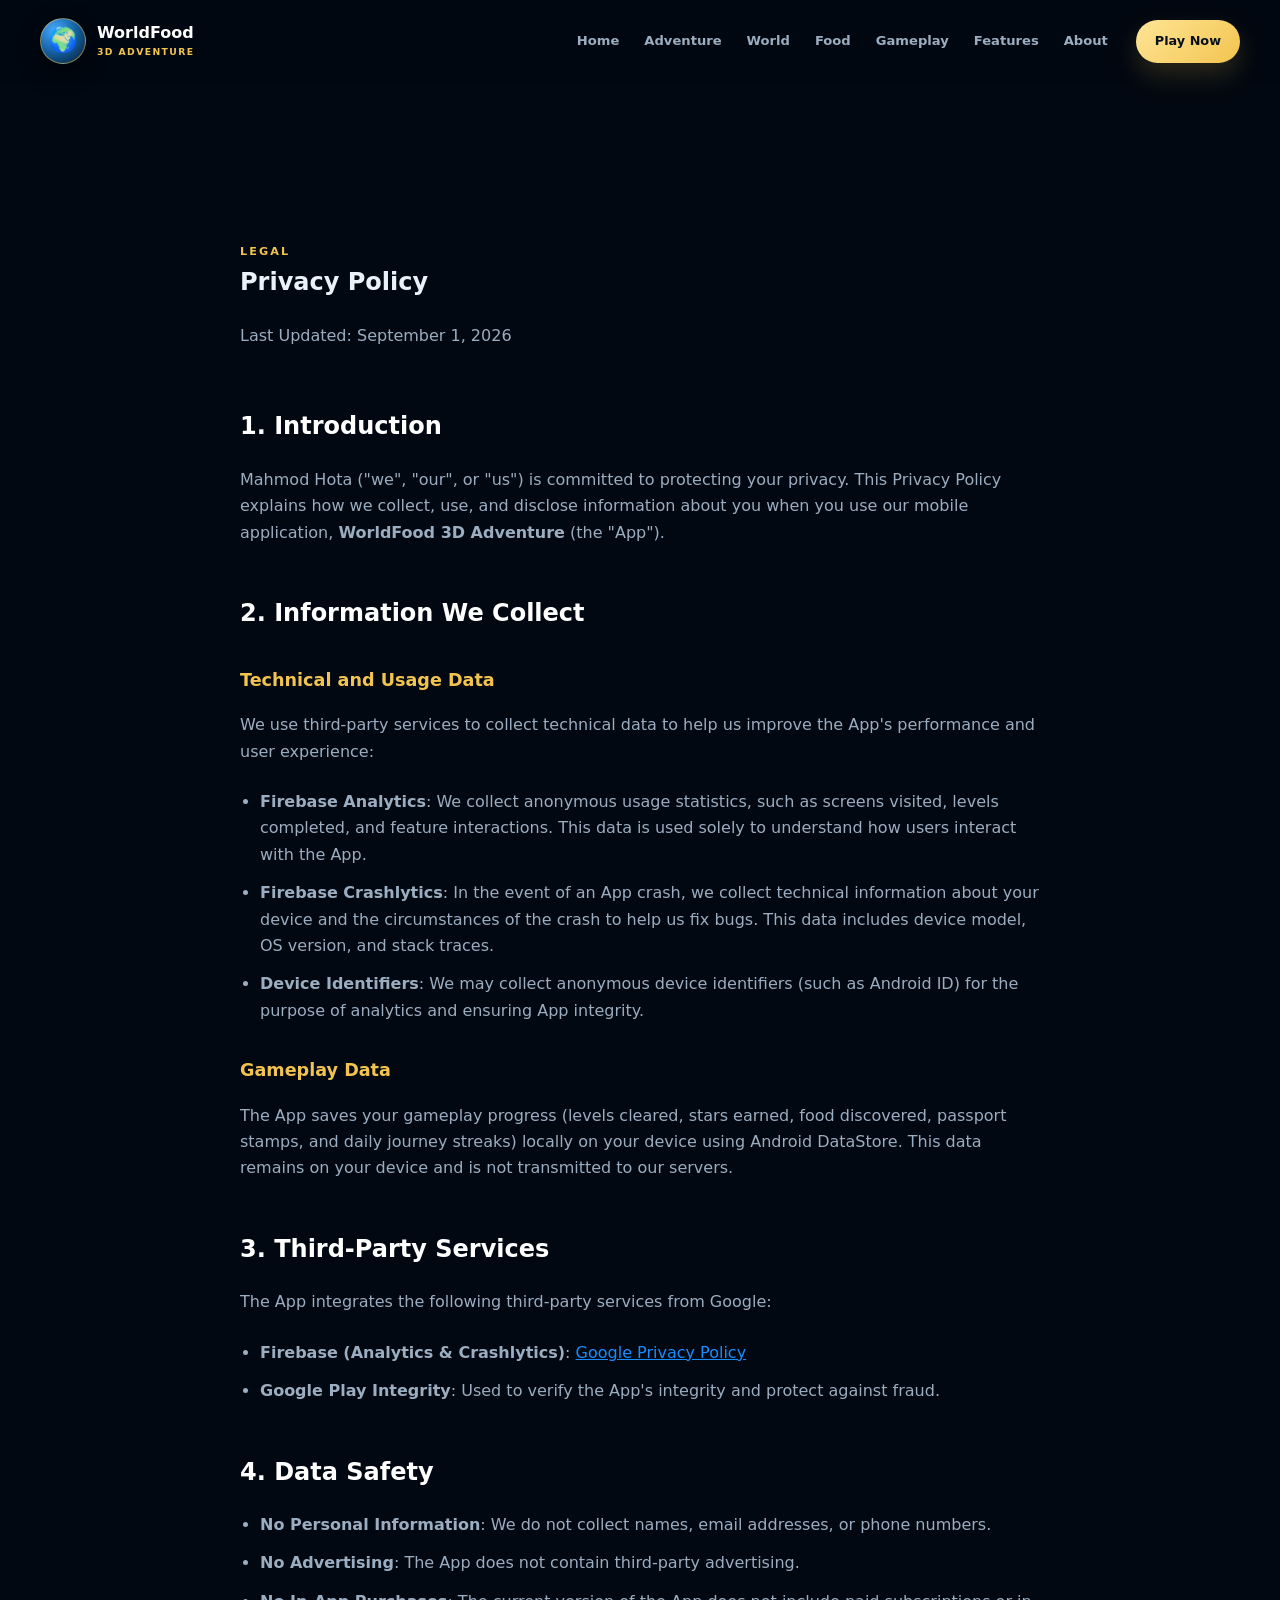
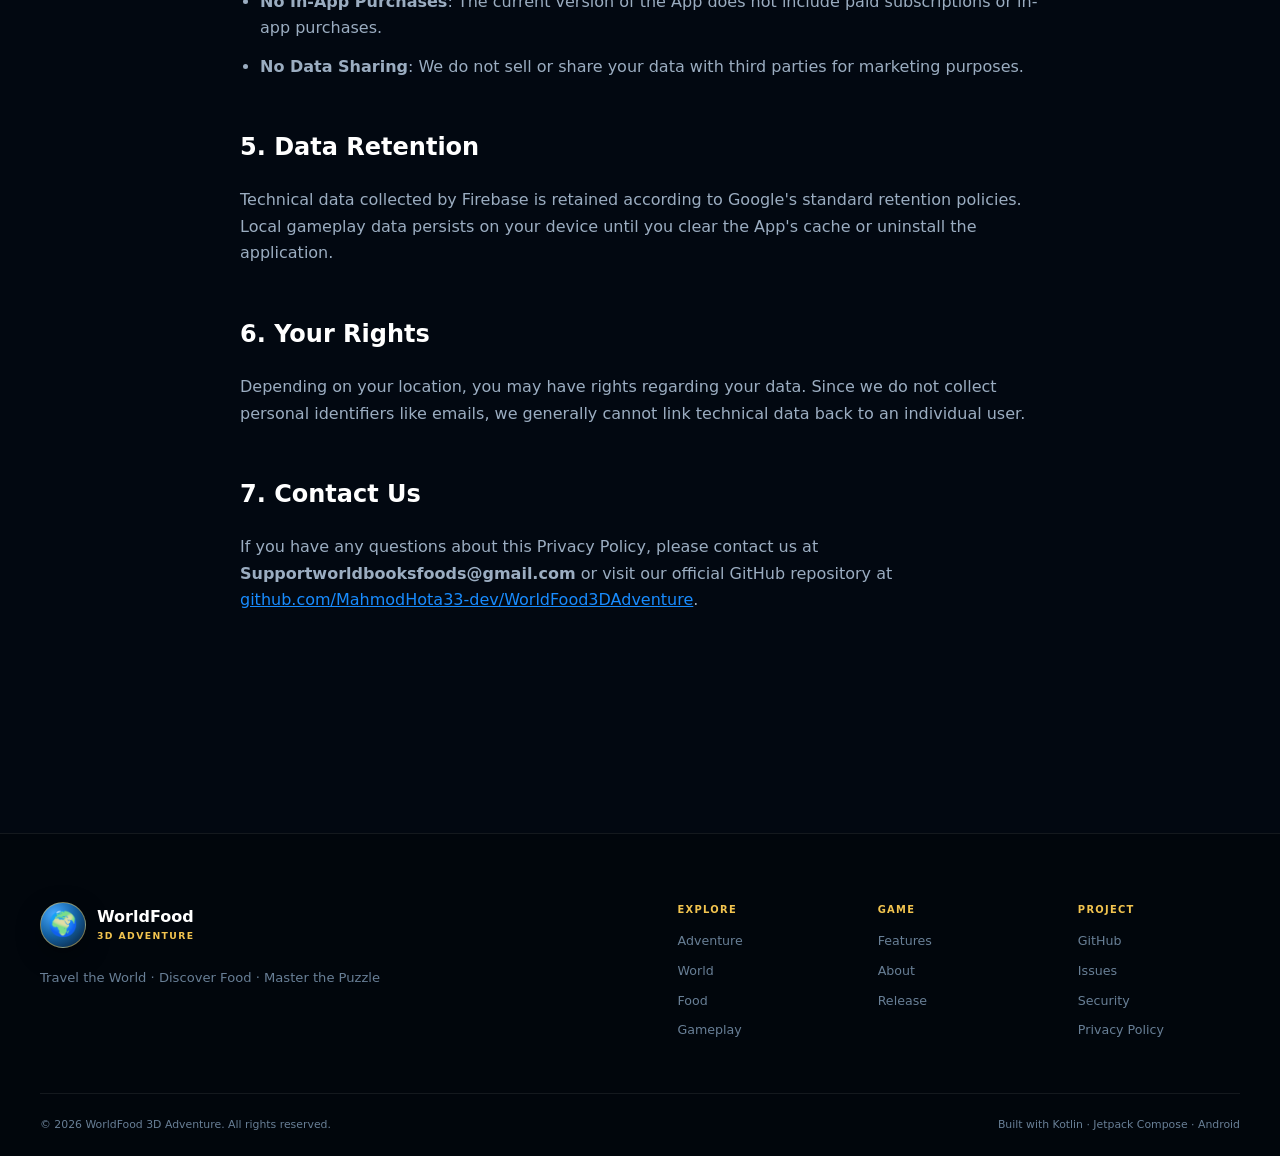
<file: docs/privacy.html>
<!DOCTYPE html>
<html lang="en">

<head>
    <meta charset="UTF-8">
    <meta name="viewport" content="width=device-width, initial-scale=1.0">
    <title>Privacy Policy | WorldFood 3D Adventure</title>
    <meta name="description" content="Privacy Policy for WorldFood 3D Adventure mobile application.">
    <meta name="theme-color" content="#020811">
    <link rel="stylesheet" href="styles.css">
</head>

<body>

<header class="site-header site-header-static">
    <div class="container nav-shell">
        <a href="index.html#home" class="brand">
            <span class="brand-globe">🌍</span>
            <span class="brand-copy">
                <strong>WorldFood</strong>
                <small>3D ADVENTURE</small>
            </span>
        </a>
        <nav class="desktop-nav">
            <a href="index.html#home">Home</a>
            <a href="index.html#adventure">Adventure</a>
            <a href="index.html#countries">World</a>
            <a href="index.html#food">Food</a>
            <a href="index.html#gameplay">Gameplay</a>
            <a href="index.html#features">Features</a>
            <a href="index.html#about">About</a>
        </nav>
        <a href="index.html#release" class="header-cta">Play Now</a>
    </div>
</header>

<main class="static-content">
    <section class="section">
        <div class="container small-container">
            <div class="section-intro">
                <span class="section-label">LEGAL</span>
                <h1>Privacy Policy</h1>
                <p>Last Updated: September 1, 2026</p>
            </div>

            <div class="prose">
                <h2>1. Introduction</h2>
                <p>
                    Mahmod Hota ("we", "our", or "us") is committed to protecting your privacy. This Privacy Policy explains how we collect, use, and disclose information about you when you use our mobile application, <strong>WorldFood 3D Adventure</strong> (the "App").
                </p>

                <h2>2. Information We Collect</h2>
                <h3>Technical and Usage Data</h3>
                <p>
                    We use third-party services to collect technical data to help us improve the App's performance and user experience:
                </p>
                <ul>
                    <li><strong>Firebase Analytics</strong>: We collect anonymous usage statistics, such as screens visited, levels completed, and feature interactions. This data is used solely to understand how users interact with the App.</li>
                    <li><strong>Firebase Crashlytics</strong>: In the event of an App crash, we collect technical information about your device and the circumstances of the crash to help us fix bugs. This data includes device model, OS version, and stack traces.</li>
                    <li><strong>Device Identifiers</strong>: We may collect anonymous device identifiers (such as Android ID) for the purpose of analytics and ensuring App integrity.</li>
                </ul>

                <h3>Gameplay Data</h3>
                <p>
                    The App saves your gameplay progress (levels cleared, stars earned, food discovered, passport stamps, and daily journey streaks) locally on your device using Android DataStore. This data remains on your device and is not transmitted to our servers.
                </p>

                <h2>3. Third-Party Services</h2>
                <p>
                    The App integrates the following third-party services from Google:
                </p>
                <ul>
                    <li><strong>Firebase (Analytics & Crashlytics)</strong>: <a href="https://policies.google.com/privacy" target="_blank" rel="noopener noreferrer">Google Privacy Policy</a></li>
                    <li><strong>Google Play Integrity</strong>: Used to verify the App's integrity and protect against fraud.</li>
                </ul>

                <h2>4. Data Safety</h2>
                <ul>
                    <li><strong>No Personal Information</strong>: We do not collect names, email addresses, or phone numbers.</li>
                    <li><strong>No Advertising</strong>: The App does not contain third-party advertising.</li>
                    <li><strong>No In-App Purchases</strong>: The current version of the App does not include paid subscriptions or in-app purchases.</li>
                    <li><strong>No Data Sharing</strong>: We do not sell or share your data with third parties for marketing purposes.</li>
                </ul>

                <h2>5. Data Retention</h2>
                <p>
                    Technical data collected by Firebase is retained according to Google's standard retention policies. Local gameplay data persists on your device until you clear the App's cache or uninstall the application.
                </p>

                <h2>6. Your Rights</h2>
                <p>
                    Depending on your location, you may have rights regarding your data. Since we do not collect personal identifiers like emails, we generally cannot link technical data back to an individual user.
                </p>

                <h2>7. Contact Us</h2>
                <p>
                    If you have any questions about this Privacy Policy, please contact us at <strong>Supportworldbooksfoods@gmail.com</strong> or visit our official GitHub repository at <a href="https://github.com/MahmodHota33-dev/WorldFood3DAdventure" target="_blank" rel="noopener noreferrer">github.com/MahmodHota33-dev/WorldFood3DAdventure</a>.
                </p>
            </div>
        </div>
    </section>
</main>

<footer class="site-footer">
    <div class="container footer-main">
        <div class="footer-brand">
            <a href="index.html#home" class="brand">
                <span class="brand-globe">🌍</span>
                <span class="brand-copy">
                    <strong>WorldFood</strong>
                    <small>3D ADVENTURE</small>
                </span>
            </a>
            <p>Travel the World · Discover Food · Master the Puzzle</p>
        </div>
        <div class="footer-navigation">
            <div>
                <strong>EXPLORE</strong>
                <a href="index.html#adventure">Adventure</a>
                <a href="index.html#countries">World</a>
                <a href="index.html#food">Food</a>
                <a href="index.html#gameplay">Gameplay</a>
            </div>
            <div>
                <strong>GAME</strong>
                <a href="index.html#features">Features</a>
                <a href="index.html#about">About</a>
                <a href="index.html#release">Release</a>
            </div>
            <div>
                <strong>PROJECT</strong>
                <a href="https://github.com/MahmodHota33-dev/WorldFood3DAdventure" target="_blank" rel="noopener noreferrer">GitHub</a>
                <a href="https://github.com/MahmodHota33-dev/WorldFood3DAdventure/issues" target="_blank" rel="noopener noreferrer">Issues</a>
                <a href="https://github.com/MahmodHota33-dev/WorldFood3DAdventure/blob/main/SECURITY.md" target="_blank" rel="noopener noreferrer">Security</a>
                <a href="privacy.html">Privacy Policy</a>
            </div>
        </div>
    </div>
    <div class="container footer-bottom">
        <p>© 2026 WorldFood 3D Adventure. All rights reserved.</p>
        <p>Built with Kotlin · Jetpack Compose · Android</p>
    </div>
</footer>

</body>
</html>
</file>
<file: docs/styles.css>
/* =========================================================
   WORLD FOOD 3D ADVENTURE
   COMPLETE WEBSITE V4
========================================================= */

:root {

    --bg:
        #020811;

    --bg-soft:
        #04111f;

    --bg-card:
        #071a2e;

    --bg-card-2:
        #0a2037;

    --gold:
        #f2c44f;

    --gold-light:
        #ffe596;

    --gold-dark:
        #d6a029;

    --white:
        #ffffff;

    --text:
        #eaf1f8;

    --text-soft:
        #9badc1;

    --text-muted:
        #687f96;

    --blue:
        #188cff;

    --border:
        rgba(
            255,
            255,
            255,
            .075
        );

    --gold-border:
        rgba(
            242,
            196,
            79,
            .28
        );

    --shadow:
        0 30px 80px
        rgba(
            0,
            0,
            0,
            .42
        );

    --container:
        1200px;

    --header-height:
        82px;
}


/* =========================================================
   RESET
========================================================= */

*,
*::before,
*::after {

    box-sizing:
        border-box;
}


html {

    scroll-behavior:
        smooth;

    scroll-padding-top:
        100px;
}


body {

    margin:
        0;

    overflow-x:
        hidden;

    background:
        var(--bg);

    color:
        var(--text);

    font-family:
        Inter,
        ui-sans-serif,
        system-ui,
        -apple-system,
        BlinkMacSystemFont,
        "Segoe UI",
        sans-serif;

    line-height:
        1.65;
}


body.menu-open {

    overflow:
        hidden;
}


a {

    color:
        inherit;

    text-decoration:
        none;
}


button {

    font:
        inherit;
}


h1,
h2,
h3,
p {

    margin-top:
        0;
}


img {

    max-width:
        100%;

    display:
        block;
}


::selection {

    color:
        #04101d;

    background:
        var(--gold);
}


:focus-visible {

    outline:
        3px solid
        var(--gold);

    outline-offset:
        4px;
}


/* =========================================================
   GLOBAL
========================================================= */

.container {

    width:
        min(
            calc(100% - 48px),
            var(--container)
        );

    margin-inline:
        auto;
}


.section {

    position:
        relative;

    padding:
        115px 0;
}


.section-label {

    display:
        inline-flex;

    color:
        var(--gold);

    font-size:
        .7rem;

    font-weight:
        900;

    letter-spacing:
        .19em;

    text-transform:
        uppercase;
}


.section-intro {

    max-width:
        760px;

    margin-bottom:
        58px;
}


.section-intro.centered {

    margin-left:
        auto;

    margin-right:
        auto;

    text-align:
        center;
}


.section-intro h2,
.gameplay-copy h2,
.technology-copy h2,
.about-copy h2,
.release-card h2 {

    margin:
        13px 0
        20px;

    color:
        white;

    font-size:
        clamp(
            2.25rem,
            4.5vw,
            4.3rem
        );

    line-height:
        1.02;

    letter-spacing:
        -.052em;
}


.section-intro h2 span,
.gameplay-copy h2 span,
.technology-copy h2 span,
.about-copy h2 span,
.release-card h2 span {

    color:
        var(--gold);
}


.section-intro p,
.gameplay-copy > p,
.technology-copy > p,
.about-copy > p {

    color:
        var(--text-soft);

    font-size:
        1rem;
}


.split-heading {

    max-width:
        none;

    display:
        grid;

    grid-template-columns:
        1fr .62fr;

    gap:
        80px;

    align-items:
        end;
}


/* =========================================================
   HEADER
========================================================= */

.site-header {

    position:
        fixed;

    z-index:
        1000;

    top:
        0;

    left:
        0;

    width:
        100%;

    border-bottom:
        1px solid
        transparent;

    transition:
        background .3s ease,
        border-color .3s ease,
        box-shadow .3s ease;
}


.site-header.is-scrolled {

    background:
        rgba(
            2,
            8,
            17,
            .9
        );

    backdrop-filter:
        blur(20px);

    -webkit-backdrop-filter:
        blur(20px);

    border-color:
        var(--border);

    box-shadow:
        0 12px 35px
        rgba(
            0,
            0,
            0,
            .22
        );
}


.nav-shell {

    min-height:
        var(--header-height);

    display:
        flex;

    align-items:
        center;

    gap:
        28px;
}


.brand {

    display:
        inline-flex;

    align-items:
        center;

    gap:
        11px;

    flex-shrink:
        0;
}


.brand-globe {

    width:
        46px;

    height:
        46px;

    display:
        grid;

    place-items:
        center;

    border-radius:
        50%;

    border:
        1px solid
        rgba(
            242,
            196,
            79,
            .5
        );

    background:
        radial-gradient(
            circle at 30% 25%,
            #45a8ff,
            #1462a4 48%,
            #07182b
        );

    box-shadow:
        0 8px 25px
        rgba(
            0,
            0,
            0,
            .35
        );

    font-size:
        24px;
}


.brand-copy {

    display:
        flex;

    flex-direction:
        column;

    line-height:
        1.04;
}


.brand-copy strong {

    color:
        white;

    font-size:
        1rem;

    font-weight:
        900;
}


.brand-copy small {

    margin-top:
        5px;

    color:
        var(--gold);

    font-size:
        .58rem;

    font-weight:
        900;

    letter-spacing:
        .15em;
}


.desktop-nav {

    margin-left:
        auto;

    display:
        flex;

    align-items:
        center;

    gap:
        25px;
}


.desktop-nav a {

    position:
        relative;

    color:
        var(--text-soft);

    font-size:
        .82rem;

    font-weight:
        750;

    transition:
        color .2s ease;
}


.desktop-nav a::after {

    content:
        "";

    position:
        absolute;

    left:
        0;

    bottom:
        -10px;

    width:
        100%;

    height:
        2px;

    border-radius:
        999px;

    background:
        var(--gold);

    transform:
        scaleX(0);

    transition:
        transform .2s ease;
}


.desktop-nav a:hover,
.desktop-nav a.is-active {

    color:
        white;
}


.desktop-nav a:hover::after,
.desktop-nav a.is-active::after {

    transform:
        scaleX(1);
}


.header-cta {

    min-height:
        43px;

    padding:
        0 19px;

    display:
        inline-flex;

    align-items:
        center;

    justify-content:
        center;

    border-radius:
        999px;

    color:
        #07111c;

    background:
        linear-gradient(
            135deg,
            var(--gold-light),
            var(--gold)
        );

    font-size:
        .8rem;

    font-weight:
        900;

    box-shadow:
        0 12px 27px
        rgba(
            242,
            196,
            79,
            .18
        );

    transition:
        transform .2s ease;
}


.header-cta:hover {

    transform:
        translateY(-2px);
}


.menu-button {

    width:
        45px;

    height:
        45px;

    margin-left:
        auto;

    display:
        none;

    align-items:
        center;

    justify-content:
        center;

    flex-direction:
        column;

    gap:
        5px;

    border:
        1px solid
        var(--border);

    border-radius:
        13px;

    background:
        rgba(
            255,
            255,
            255,
            .035
        );

    cursor:
        pointer;
}


.menu-button span {

    width:
        20px;

    height:
        2px;

    border-radius:
        999px;

    background:
        white;

    transition:
        transform .25s ease,
        opacity .25s ease;
}


.menu-button[aria-expanded="true"]
span:nth-child(1) {

    transform:
        translateY(7px)
        rotate(45deg);
}


.menu-button[aria-expanded="true"]
span:nth-child(2) {

    opacity:
        0;
}


.menu-button[aria-expanded="true"]
span:nth-child(3) {

    transform:
        translateY(-7px)
        rotate(-45deg);
}


.mobile-menu {

    display:
        none;
}


/* =========================================================
   3D HERO
========================================================= */

.hero-3d {

    position:
        relative;

    min-height:
        890px;

    padding:
        145px 0
        100px;

    display:
        flex;

    align-items:
        center;

    overflow:
        hidden;

    isolation:
        isolate;

    background:
        radial-gradient(
            circle at 75% 44%,
            rgba(
                14,
                84,
                158,
                .27
            ),
            transparent 35%
        ),
        radial-gradient(
            circle at 20% 25%,
            rgba(
                18,
                82,
                150,
                .12
            ),
            transparent 34%
        ),
        linear-gradient(
            145deg,
            #020811 0%,
            #041322 50%,
            #06192b 77%,
            #020811 100%
        );
}


.hero-space-background {

    position:
        absolute;

    inset:
        0;

    z-index:
        -2;

    pointer-events:
        none;
}


.hero-space-glow {

    position:
        absolute;

    border-radius:
        50%;

    filter:
        blur(120px);
}


.hero-space-glow-left {

    width:
        500px;

    height:
        500px;

    left:
        -270px;

    top:
        12%;

    background:
        rgba(
            20,
            105,
            220,
            .13
        );
}


.hero-space-glow-right {

    width:
        620px;

    height:
        620px;

    right:
        -190px;

    top:
        13%;

    background:
        rgba(
            0,
            110,
            255,
            .14
        );
}


.hero-star-field {

    position:
        absolute;

    inset:
        0;

    opacity:
        .23;

    background-image:
        radial-gradient(
            circle,
            rgba(
                255,
                255,
                255,
                .75
            ) 1px,
            transparent 1.2px
        );

    background-size:
        76px 76px;

    mask-image:
        linear-gradient(
            to bottom,
            black,
            transparent 92%
        );
}


.hero-3d-layout {

    position:
        relative;

    z-index:
        10;

    display:
        grid;

    grid-template-columns:
        minmax(
            0,
            .91fr
        )
        minmax(
            500px,
            1.09fr
        );

    gap:
        65px;

    align-items:
        center;
}


.hero-content {

    max-width:
        650px;
}


.hero-badge {

    width:
        fit-content;

    padding:
        9px 15px;

    display:
        inline-flex;

    align-items:
        center;

    gap:
        9px;

    border:
        1px solid
        var(--gold-border);

    border-radius:
        999px;

    color:
        var(--gold);

    background:
        rgba(
            242,
            196,
            79,
            .045
        );

    font-size:
        .63rem;

    font-weight:
        900;

    letter-spacing:
        .135em;
}


.hero-badge-dot {

    width:
        6px;

    height:
        6px;

    flex-shrink:
        0;

    border-radius:
        50%;

    background:
        var(--gold);

    box-shadow:
        0 0 12px
        rgba(
            242,
            196,
            79,
            .9
        );
}


/* SMALLER TITLE */

.hero-main-title {

    max-width:
        650px;

    margin:
        27px 0
        23px;

    color:
        white;

    font-size:
        clamp(
            3rem,
            4.35vw,
            4.9rem
        );

    line-height:
        .97;

    font-weight:
        950;

    letter-spacing:
        -.058em;
}


.hero-main-title > span {

    display:
        block;
}


.hero-main-title
.hero-title-gold {

    margin:
        7px 0;

    background:
        linear-gradient(
            90deg,
            #ffe69b,
            #f2c44f 57%,
            #dca62a
        );

    background-clip:
        text;

    -webkit-background-clip:
        text;

    color:
        var(--gold);

    -webkit-text-fill-color:
        transparent;
}


.hero-main-description {

    max-width:
        590px;

    margin-bottom:
        0;

    color:
        var(--text-soft);

    font-size:
        .97rem;

    line-height:
        1.75;
}


.hero-main-buttons {

    margin-top:
        29px;

    display:
        flex;

    flex-wrap:
        wrap;

    gap:
        12px;
}


.hero-main-button {

    min-height:
        50px;

    padding:
        0 23px;

    display:
        inline-flex;

    align-items:
        center;

    justify-content:
        center;

    gap:
        11px;

    border-radius:
        999px;

    font-size:
        .84rem;

    font-weight:
        900;

    transition:
        transform .22s ease,
        box-shadow .22s ease,
        border-color .22s ease;
}


.hero-main-button:hover {

    transform:
        translateY(-3px);
}


.hero-main-button-gold {

    color:
        #07111c;

    background:
        linear-gradient(
            135deg,
            #ffe69b,
            #f2c44f 55%,
            #d7a027
        );

    box-shadow:
        0 14px 32px
        rgba(
            242,
            196,
            79,
            .2
        );
}


.hero-main-button-gold:hover {

    box-shadow:
        0 18px 40px
        rgba(
            242,
            196,
            79,
            .3
        );
}


.hero-main-button-dark {

    color:
        white;

    border:
        1px solid
        rgba(
            255,
            255,
            255,
            .12
        );

    background:
        rgba(
            255,
            255,
            255,
            .035
        );
}


.hero-main-button-dark:hover {

    border-color:
        var(--gold-border);
}


.hero-platforms {

    margin-top:
        25px;

    display:
        flex;

    flex-wrap:
        wrap;

    gap:
        7px;
}


.hero-platforms span {

    padding:
        6px 11px;

    border:
        1px solid
        var(--border);

    border-radius:
        999px;

    color:
        #74889e;

    background:
        rgba(
            255,
            255,
            255,
            .024
        );

    font-size:
        .61rem;

    font-weight:
        750;
}


.hero-numbers {

    max-width:
        610px;

    margin-top:
        34px;

    display:
        grid;

    grid-template-columns:
        repeat(
            4,
            1fr
        );

    border-top:
        1px solid
        var(--border);

    border-bottom:
        1px solid
        var(--border);
}


.hero-numbers div {

    min-height:
        70px;

    padding:
        14px 13px;

    display:
        flex;

    flex-direction:
        column;

    justify-content:
        center;

    border-right:
        1px solid
        var(--border);
}


.hero-numbers div:last-child {

    border-right:
        0;
}


.hero-numbers strong {

    color:
        var(--gold);

    font-size:
        1.25rem;

    line-height:
        1;
}


.hero-numbers span {

    margin-top:
        7px;

    color:
        #62788e;

    font-size:
        .53rem;

    font-weight:
        800;

    letter-spacing:
        .08em;
}


/* =========================================================
   3D GLOBE
========================================================= */

.hero-globe-area {

    position:
        relative;

    min-height:
        620px;

    display:
        grid;

    place-items:
        center;

    perspective:
        1200px;
}


.globe-webgl-container {

    position:
        relative;

    z-index:
        10;

    width:
        470px;

    height:
        470px;

    border-radius:
        50%;

    filter:
        drop-shadow(
            0 35px 52px
            rgba(
                0,
                0,
                0,
                .5
            )
        );
}


#world-globe-canvas {

    width:
        100%;

    height:
        100%;

    display:
        block;

    border-radius:
        50%;

    cursor:
        grab;

    touch-action:
        none;
}


#world-globe-canvas:active {

    cursor:
        grabbing;
}


.globe-webgl-container::before {

    content:
        "";

    position:
        absolute;

    inset:
        5%;

    z-index:
        -1;

    border-radius:
        50%;

    background:
        rgba(
            0,
            118,
            255,
            .12
        );

    filter:
        blur(34px);
}


.globe-loading {

    position:
        absolute;

    inset:
        0;

    z-index:
        50;

    display:
        flex;

    flex-direction:
        column;

    align-items:
        center;

    justify-content:
        center;

    gap:
        12px;

    color:
        #7089a1;

    font-size:
        .6rem;

    font-weight:
        750;

    letter-spacing:
        .12em;

    pointer-events:
        none;

    transition:
        opacity .45s ease,
        visibility .45s ease;
}


.globe-loading.is-hidden {

    opacity:
        0;

    visibility:
        hidden;
}


.globe-loading-spinner {

    width:
        32px;

    height:
        32px;

    border:
        2px solid
        rgba(
            255,
            255,
            255,
            .08
        );

    border-top-color:
        #42a7ff;

    border-radius:
        50%;

    animation:
        globeLoaderSpin .8s
        linear infinite;
}


@keyframes globeLoaderSpin {

    to {

        transform:
            rotate(360deg);
    }
}


.globe-orbit {

    position:
        absolute;

    left:
        50%;

    top:
        50%;

    border:
        1px solid
        rgba(
            242,
            196,
            79,
            .105
        );

    border-radius:
        50%;

    transform:
        translate(
            -50%,
            -50%
        );

    pointer-events:
        none;
}


.orbit-ring-1 {

    width:
        510px;

    height:
        510px;
}


.orbit-ring-2 {

    width:
        585px;

    height:
        585px;

    opacity:
        .62;
}


.orbit-ring-3 {

    width:
        660px;

    height:
        660px;

    opacity:
        .26;
}


/* =========================================================
   FLOATING FOOD
========================================================= */

.globe-food {

    position:
        absolute;

    z-index:
        25;

    width:
        52px;

    height:
        52px;

    display:
        grid;

    place-items:
        center;

    border:
        1px solid
        rgba(
            242,
            196,
            79,
            .23
        );

    border-radius:
        17px;

    background:
        rgba(
            4,
            15,
            28,
            .92
        );

    backdrop-filter:
        blur(12px);

    box-shadow:
        0 14px 32px
        rgba(
            0,
            0,
            0,
            .4
        );

    font-size:
        25px;

    animation:
        foodFloat 5s
        ease-in-out infinite;
}


.globe-food-pizza {

    right:
        2px;

    top:
        74px;
}


.globe-food-sushi {

    left:
        0;

    top:
        205px;

    animation-delay:
        1.3s;
}


.globe-food-pretzel {

    right:
        55px;

    bottom:
        65px;

    animation-delay:
        2.1s;
}


@keyframes foodFloat {

    0%,
    100% {

        transform:
            translateY(0)
            rotate(0deg);
    }

    50% {

        transform:
            translateY(-10px)
            rotate(4deg);
    }
}


/* =========================================================
   HERO GAME CARD
========================================================= */

.hero-world-card {

    position:
        absolute;

    z-index:
        40;

    right:
        -18px;

    bottom:
        9px;

    width:
        225px;

    padding:
        16px;

    border:
        1px solid
        rgba(
            242,
            196,
            79,
            .34
        );

    border-radius:
        21px;

    background:
        linear-gradient(
            145deg,
            rgba(
                6,
                23,
                41,
                .97
            ),
            rgba(
                2,
                12,
                22,
                .98
            )
        );

    backdrop-filter:
        blur(18px);

    box-shadow:
        0 25px 60px
        rgba(
            0,
            0,
            0,
            .52
        );
}


.hero-world-card-top,
.hero-world-card-stats {

    display:
        flex;

    justify-content:
        space-between;

    align-items:
        center;

    gap:
        15px;
}


.hero-world-card-top > div,
.hero-world-card-stats div {

    display:
        flex;

    flex-direction:
        column;
}


.hero-world-card small {

    color:
        #71869b;

    font-size:
        .5rem;

    letter-spacing:
        .12em;
}


.hero-world-card strong {

    color:
        white;
}


.hero-world-card-top > span {

    color:
        var(--gold);

    font-size:
        .69rem;
}


.hero-world-card-line {

    height:
        1px;

    margin:
        12px 0;

    background:
        var(--border);
}


.hero-mini-board {

    margin-top:
        13px;

    display:
        grid;

    grid-template-columns:
        repeat(
            5,
            1fr
        );

    gap:
        5px;
}


.hero-mini-board span {

    aspect-ratio:
        1;

    display:
        grid;

    place-items:
        center;

    border:
        1px solid
        rgba(
            255,
            255,
            255,
            .055
        );

    border-radius:
        50%;

    background:
        radial-gradient(
            circle at 28% 18%,
            rgba(
                255,
                255,
                255,
                .18
            ),
            rgba(
                255,
                255,
                255,
                .035
            )
        );

    font-size:
        16px;
}


.globe-drag-help {

    position:
        absolute;

    z-index:
        20;

    left:
        50%;

    bottom:
        25px;

    transform:
        translateX(-50%);

    padding:
        6px 10px;

    display:
        flex;

    align-items:
        center;

    gap:
        7px;

    border-radius:
        999px;

    color:
        #657e96;

    background:
        rgba(
            3,
            13,
            24,
            .6
        );

    font-size:
        .49rem;

    font-weight:
        800;

    letter-spacing:
        .11em;

    pointer-events:
        none;
}


.hero-3d-bottom {

    position:
        absolute;

    left:
        0;

    right:
        0;

    bottom:
        0;

    height:
        130px;

    pointer-events:
        none;

    background:
        linear-gradient(
            to bottom,
            transparent,
            rgba(
                2,
                8,
                17,
                .48
            )
        );
}


/* =========================================================
   ADVENTURE
========================================================= */

.adventure-section {

    background:
        linear-gradient(
            180deg,
            #04111f,
            #051625
        );
}


.adventure-grid {

    display:
        grid;

    grid-template-columns:
        repeat(
            3,
            1fr
        );

    gap:
        22px;
}


.adventure-card {

    position:
        relative;

    min-height:
        360px;

    padding:
        32px;

    overflow:
        hidden;

    border:
        1px solid
        var(--border);

    border-radius:
        27px;

    background:
        linear-gradient(
            145deg,
            rgba(
                11,
                36,
                61,
                .9
            ),
            rgba(
                5,
                20,
                35,
                .98
            )
        );

    transition:
        transform .3s ease,
        border-color .3s ease;
}


.adventure-card:hover {

    transform:
        translateY(-8px);

    border-color:
        var(--gold-border);
}


.adventure-card.featured {

    transform:
        translateY(-12px);

    border-color:
        var(--gold-border);
}


.card-number {

    position:
        absolute;

    top:
        24px;

    right:
        27px;

    color:
        rgba(
            242,
            196,
            79,
            .3
        );

    font-size:
        1.9rem;

    font-weight:
        950;
}


.large-icon {

    width:
        68px;

    height:
        68px;

    display:
        grid;

    place-items:
        center;

    border:
        1px solid
        var(--gold-border);

    border-radius:
        20px;

    background:
        rgba(
            242,
            196,
            79,
            .05
        );

    font-size:
        34px;
}


.adventure-card h3 {

    margin:
        31px 0
        12px;

    color:
        white;

    font-size:
        1.3rem;
}


.adventure-card p {

    color:
        var(--text-soft);

    font-size:
        .9rem;
}


.card-link {

    position:
        absolute;

    left:
        32px;

    bottom:
        28px;

    color:
        var(--gold);

    font-size:
        .75rem;

    font-weight:
        800;
}


/* =========================================================
   COUNTRIES
========================================================= */

.countries-section {

    background:
        var(--bg);
}


.country-grid {

    display:
        grid;

    grid-template-columns:
        repeat(
            3,
            1fr
        );

    gap:
        18px;
}


.country-card {

    padding:
        26px;

    border:
        1px solid
        var(--border);

    border-radius:
        23px;

    background:
        linear-gradient(
            145deg,
            #0a2037,
            #061321
        );

    transition:
        transform .25s ease,
        border-color .25s ease,
        box-shadow .25s ease;
}


.country-card:hover {

    transform:
        translateY(-6px);

    border-color:
        var(--gold-border);

    box-shadow:
        0 20px 45px
        rgba(
            0,
            0,
            0,
            .24
        );
}


.country-card-wide {

    grid-column:
        2 / 3;
}


.country-top,
.country-bottom {

    display:
        flex;

    align-items:
        center;

    justify-content:
        space-between;

    gap:
        14px;
}


.flag {

    font-size:
        34px;
}


.chapter {

    color:
        var(--gold);

    font-size:
        .58rem;

    font-weight:
        850;

    letter-spacing:
        .12em;
}


.country-card h3 {

    margin:
        21px 0
        8px;

    color:
        white;

    font-size:
        1.3rem;
}


.country-card p {

    min-height:
        76px;

    color:
        var(--text-soft);

    font-size:
        .86rem;
}


.country-bottom {

    margin-top:
        20px;

    padding-top:
        15px;

    border-top:
        1px solid
        var(--border);

    color:
        var(--text-muted);

    font-size:
        .7rem;
}


.country-bottom strong {

    color:
        white;
}


/* =========================================================
   FOOD
========================================================= */

.food-section {

    background:
        linear-gradient(
            180deg,
            #051625,
            #071c30
        );
}


.food-grid {

    display:
        grid;

    grid-template-columns:
        repeat(
            4,
            minmax(
                0,
                1fr
            )
        );

    gap:
        18px;
}


.food-card {

    min-height:
        320px;

    padding:
        27px;

    display:
        flex;

    flex-direction:
        column;

    align-items:
        center;

    text-align:
        center;

    border:
        1px solid
        var(--border);

    border-radius:
        24px;

    background:
        linear-gradient(
            180deg,
            rgba(
                15,
                43,
                72,
                .9
            ),
            rgba(
                5,
                21,
                37,
                .97
            )
        );

    transition:
        transform .28s ease,
        border-color .28s ease,
        box-shadow .28s ease;
}


.food-card:hover {

    transform:
        translateY(-8px);

    border-color:
        var(--gold-border);

    box-shadow:
        0 20px 45px
        rgba(
            0,
            0,
            0,
            .3
        );
}


.food-card-featured {

    grid-column:
        2 / 4;
}


.food-visual {

    width:
        108px;

    height:
        108px;

    margin-bottom:
        20px;

    display:
        grid;

    place-items:
        center;

    border:
        1px solid
        var(--gold-border);

    border-radius:
        50%;

    background:
        radial-gradient(
            circle at 35% 25%,
            rgba(
                255,
                255,
                255,
                .17
            ),
            rgba(
                242,
                196,
                79,
                .03
            )
        );

    box-shadow:
        inset 0 -15px 30px
        rgba(
            0,
            0,
            0,
            .2
        );

    font-size:
        58px;

    transition:
        transform .3s ease;
}


.food-card:hover
.food-visual {

    transform:
        scale(1.07)
        rotate(-3deg);
}


.food-country {

    color:
        var(--gold);

    font-size:
        .58rem;

    font-weight:
        850;

    letter-spacing:
        .14em;
}


.food-card h3 {

    margin:
        9px 0;

    color:
        white;

    font-size:
        1.16rem;
}


.food-card p {

    margin-bottom:
        0;

    color:
        var(--text-soft);

    font-size:
        .83rem;
}


/* =========================================================
   GAMEPLAY
========================================================= */

.gameplay-section {

    background:
        linear-gradient(
            140deg,
            #020811,
            #081b30
        );
}


.gameplay-layout {

    display:
        grid;

    grid-template-columns:
        .9fr 1.1fr;

    gap:
        80px;

    align-items:
        center;
}


.mechanic-list {

    margin-top:
        36px;

    display:
        grid;

    gap:
        12px;
}


.mechanic-list article {

    display:
        grid;

    grid-template-columns:
        50px 1fr;

    gap:
        16px;

    align-items:
        center;

    padding:
        14px;

    border:
        1px solid
        rgba(
            255,
            255,
            255,
            .055
        );

    border-radius:
        15px;

    background:
        rgba(
            255,
            255,
            255,
            .025
        );
}


.mechanic-icon {

    width:
        47px;

    height:
        47px;

    display:
        grid;

    place-items:
        center;

    border:
        1px solid
        var(--gold-border);

    border-radius:
        13px;

    color:
        var(--gold);

    background:
        rgba(
            242,
            196,
            79,
            .05
        );

    font-weight:
        900;
}


.mechanic-list h3 {

    margin:
        0;

    color:
        white;

    font-size:
        .93rem;
}


.mechanic-list p {

    margin:
        2px 0 0;

    color:
        var(--text-muted);

    font-size:
        .75rem;
}


.match-device {

    padding:
        24px;

    border:
        1px solid
        rgba(
            242,
            196,
            79,
            .34
        );

    border-radius:
        32px;

    background:
        linear-gradient(
            145deg,
            #102f50,
            #07182a
        );

    box-shadow:
        var(--shadow);
}


.match-topbar,
.objective-row {

    display:
        flex;

    justify-content:
        space-between;

    align-items:
        center;

    gap:
        20px;
}


.match-topbar > div:first-child,
.objective-row div {

    display:
        flex;

    flex-direction:
        column;
}


.match-topbar small,
.objective-row small {

    color:
        var(--text-muted);

    font-size:
        .58rem;

    letter-spacing:
        .11em;
}


.match-topbar strong,
.objective-row strong {

    color:
        white;
}


.match-stars {

    color:
        var(--gold);
}


.objective-row {

    margin:
        19px 0;

    padding:
        14px;

    border-radius:
        14px;

    background:
        rgba(
            3,
            12,
            22,
            .4
        );
}


.match-board {

    padding:
        17px;

    display:
        grid;

    grid-template-columns:
        repeat(
            6,
            1fr
        );

    gap:
        8px;

    border-radius:
        22px;

    background:
        rgba(
            2,
            9,
            17,
            .58
        );
}


.match-board span {

    aspect-ratio:
        1;

    display:
        grid;

    place-items:
        center;

    border:
        1px solid
        rgba(
            255,
            255,
            255,
            .08
        );

    border-radius:
        50%;

    background:
        radial-gradient(
            circle at 30% 20%,
            rgba(
                255,
                255,
                255,
                .18
            ),
            rgba(
                255,
                255,
                255,
                .035
            )
        );

    box-shadow:
        inset 0 -8px 13px
        rgba(
            0,
            0,
            0,
            .25
        );

    font-size:
        clamp(
            1.25rem,
            2.7vw,
            2rem
        );
}


.booster-row {

    margin-top:
        17px;

    display:
        grid;

    grid-template-columns:
        repeat(
            3,
            1fr
        );

    gap:
        9px;
}


.booster-row div {

    padding:
        10px;

    display:
        flex;

    align-items:
        center;

    justify-content:
        center;

    gap:
        7px;

    border:
        1px solid
        var(--border);

    border-radius:
        12px;

    background:
        rgba(
            255,
            255,
            255,
            .035
        );
}


.booster-row small {

    color:
        var(--text-soft);
}


/* =========================================================
   FEATURES
========================================================= */

.features-section {

    background:
        #04111f;
}


.feature-grid {

    display:
        grid;

    grid-template-columns:
        repeat(
            4,
            1fr
        );

    gap:
        17px;
}


.feature-card {

    min-height:
        235px;

    padding:
        26px;

    border:
        1px solid
        var(--border);

    border-radius:
        21px;

    background:
        linear-gradient(
            145deg,
            rgba(
                11,
                35,
                59,
                .94
            ),
            rgba(
                5,
                18,
                31,
                .98
            )
        );

    transition:
        transform .25s ease,
        border-color .25s ease;
}


.feature-card:hover {

    transform:
        translateY(-6px);

    border-color:
        var(--gold-border);
}


.feature-card > div {

    width:
        54px;

    height:
        54px;

    display:
        grid;

    place-items:
        center;

    border:
        1px solid
        var(--gold-border);

    border-radius:
        15px;

    background:
        rgba(
            242,
            196,
            79,
            .05
        );

    font-size:
        26px;
}


.feature-card h3 {

    margin:
        21px 0
        9px;

    color:
        white;

    font-size:
        1rem;
}


.feature-card p {

    margin:
        0;

    color:
        var(--text-soft);

    font-size:
        .8rem;
}


/* =========================================================
   TECHNOLOGY
========================================================= */

.technology-section {

    background:
        var(--bg);
}


.technology-panel {

    padding:
        58px;

    display:
        grid;

    grid-template-columns:
        .9fr 1.1fr;

    gap:
        75px;

    align-items:
        center;

    border:
        1px solid
        var(--border);

    border-radius:
        34px;

    background:
        linear-gradient(
            145deg,
            #0b2642,
            #061522
        );
}


.tech-grid {

    display:
        grid;

    grid-template-columns:
        repeat(
            2,
            1fr
        );

    gap:
        12px;
}


.tech-grid article {

    padding:
        17px;

    display:
        flex;

    align-items:
        center;

    gap:
        13px;

    border:
        1px solid
        var(--border);

    border-radius:
        15px;

    background:
        rgba(
            255,
            255,
            255,
            .025
        );
}


.tech-grid article > span {

    width:
        44px;

    height:
        44px;

    flex-shrink:
        0;

    display:
        grid;

    place-items:
        center;

    border:
        1px solid
        var(--gold-border);

    border-radius:
        12px;

    color:
        var(--gold);

    font-weight:
        900;
}


.tech-grid article div {

    display:
        flex;

    flex-direction:
        column;
}


.tech-grid strong {

    color:
        white;
}


.tech-grid small {

    color:
        var(--text-muted);
}


/* =========================================================
   ABOUT
========================================================= */

.about-section {

    background:
        linear-gradient(
            180deg,
            #04111f,
            #06182a
        );
}


.about-layout {

    display:
        grid;

    grid-template-columns:
        1fr 1fr;

    gap:
        85px;

    align-items:
        center;
}


.about-copy p {

    max-width:
        590px;

    color:
        var(--text-soft);
}


.text-link {

    margin-top:
        14px;

    display:
        inline-flex;

    color:
        var(--gold);

    font-size:
        .85rem;

    font-weight:
        900;
}


.project-window {

    padding:
        29px;

    border:
        1px solid
        var(--gold-border);

    border-radius:
        27px;

    text-align:
        center;

    background:
        linear-gradient(
            145deg,
            #0b2947,
            #061524
        );

    box-shadow:
        var(--shadow);
}


.project-window-head {

    display:
        flex;

    justify-content:
        space-between;

    color:
        var(--text-muted);

    font-size:
        .59rem;

    letter-spacing:
        .12em;
}


.live-status {

    display:
        flex;

    align-items:
        center;

    gap:
        7px;

    color:
        #81db9b;
}


.live-status i {

    width:
        7px;

    height:
        7px;

    border-radius:
        50%;

    background:
        #81db9b;

    box-shadow:
        0 0 10px
        #81db9b;
}


.project-logo {

    width:
        106px;

    height:
        106px;

    margin:
        36px auto
        19px;

    display:
        grid;

    place-items:
        center;

    border:
        2px solid
        rgba(
            242,
            196,
            79,
            .43
        );

    border-radius:
        50%;

    background:
        radial-gradient(
            circle at 30% 20%,
            #2797e6,
            #0a477b 55%,
            #071628
        );

    font-size:
        57px;
}


.project-window h3 {

    margin-bottom:
        5px;

    color:
        white;

    font-size:
        1.4rem;
}


.project-window h3 span {

    color:
        var(--gold);
}


.project-window > p {

    color:
        var(--text-muted);
}


.project-details {

    margin-top:
        27px;

    display:
        grid;

    grid-template-columns:
        repeat(
            4,
            1fr
        );

    border-top:
        1px solid
        var(--border);
}


.project-details div {

    padding:
        18px 7px 0;

    display:
        flex;

    flex-direction:
        column;
}


.project-details small {

    color:
        var(--text-muted);

    font-size:
        .52rem;
}


.project-details strong {

    color:
        white;

    font-size:
        .75rem;
}


/* =========================================================
   RELEASE
========================================================= */

.release-section {

    background:
        var(--bg);
}


.release-card {

    padding:
        75px 38px;

    overflow:
        hidden;

    text-align:
        center;

    border:
        1px solid
        var(--gold-border);

    border-radius:
        38px;

    background:
        radial-gradient(
            circle at top,
            rgba(
                242,
                196,
                79,
                .1
            ),
            transparent 42%
        ),
        linear-gradient(
            145deg,
            #0c2c4c,
            #061523 65%
        );

    box-shadow:
        var(--shadow);
}


.release-card p {

    color:
        var(--text-soft);

    font-size:
        1rem;
}


.release-meta {

    margin:
        28px auto;

    display:
        flex;

    flex-wrap:
        wrap;

    justify-content:
        center;

    gap:
        8px;
}


.release-meta span {

    padding:
        7px 12px;

    border:
        1px solid
        var(--border);

    border-radius:
        999px;

    color:
        var(--text-soft);

    background:
        rgba(
            255,
            255,
            255,
            .03
        );

    font-size:
        .68rem;
}


/* =========================================================
   FOOTER
========================================================= */

.site-footer {

    padding-top:
        68px;

    background:
        #01060c;

    border-top:
        1px solid
        var(--border);
}


.footer-main {

    display:
        grid;

    grid-template-columns:
        1fr 1fr;

    gap:
        75px;
}


.footer-brand p {

    max-width:
        400px;

    margin-top:
        19px;

    color:
        var(--text-muted);

    font-size:
        .82rem;
}


.footer-navigation {

    display:
        grid;

    grid-template-columns:
        repeat(
            3,
            1fr
        );

    gap:
        38px;
}


.footer-navigation div {

    display:
        flex;

    flex-direction:
        column;

    gap:
        9px;
}


.footer-navigation strong {

    margin-bottom:
        4px;

    color:
        var(--gold);

    font-size:
        .62rem;

    letter-spacing:
        .13em;
}


.footer-navigation a {

    color:
        var(--text-muted);

    font-size:
        .79rem;

    transition:
        color .2s ease;
}


.footer-navigation a:hover {

    color:
        white;
}


.footer-bottom {

    margin-top:
        52px;

    padding:
        22px 0;

    display:
        flex;

    justify-content:
        space-between;

    gap:
        20px;

    border-top:
        1px solid
        var(--border);

    color:
        var(--text-muted);

    font-size:
        .68rem;
}


.footer-bottom p {

    margin:
        0;
}


/* =========================================================
   BACK TO TOP
========================================================= */

.back-to-top {

    position:
        fixed;

    z-index:
        900;

    right:
        22px;

    bottom:
        22px;

    width:
        46px;

    height:
        46px;

    border:
        1px solid
        var(--gold-border);

    border-radius:
        50%;

    color:
        var(--gold);

    background:
        rgba(
            4,
            17,
            31,
            .92
        );

    backdrop-filter:
        blur(10px);

    cursor:
        pointer;

    opacity:
        0;

    visibility:
        hidden;

    transform:
        translateY(10px);

    transition:
        opacity .25s ease,
        transform .25s ease,
        visibility .25s ease;
}


.back-to-top.visible {

    opacity:
        1;

    visibility:
        visible;

    transform:
        translateY(0);
}


/* =========================================================
   REVEAL
========================================================= */

[data-reveal] {

    opacity:
        0;

    transform:
        translateY(23px);

    transition:
        opacity .7s ease,
        transform .7s ease;
}


[data-reveal].is-visible {

    opacity:
        1;

    transform:
        translateY(0);
}


/* =========================================================
   LAPTOP
========================================================= */

@media (
    max-width:
    1120px
) {

    .desktop-nav {

        gap:
            17px;
    }


    .desktop-nav a {

        font-size:
            .75rem;
    }


    .hero-3d-layout {

        grid-template-columns:
            1fr
            460px;

        gap:
            35px;
    }


    .globe-webgl-container {

        width:
            400px;

        height:
            400px;
    }


    .orbit-ring-1 {

        width:
            440px;

        height:
            440px;
    }


    .orbit-ring-2 {

        width:
            510px;

        height:
            510px;
    }


    .orbit-ring-3 {

        width:
            570px;

        height:
            570px;
    }


    .food-grid {

        grid-template-columns:
            repeat(
                3,
                1fr
            );
    }


    .food-card-featured {

        grid-column:
            auto;
    }


    .feature-grid {

        grid-template-columns:
            repeat(
                2,
                1fr
            );
    }
}


/* =========================================================
   TABLET
========================================================= */

@media (
    max-width:
    900px
) {

    :root {

        --header-height:
            72px;
    }


    .desktop-nav,
    .header-cta {

        display:
            none;
    }


    .menu-button {

        display:
            flex;
    }


    .mobile-menu {

        position:
            fixed;

        z-index:
            998;

        top:
            72px;

        left:
            14px;

        right:
            14px;

        padding:
            14px;

        display:
            flex;

        flex-direction:
            column;

        border:
            1px solid
            var(--border);

        border-radius:
            17px;

        background:
            rgba(
                3,
                12,
                22,
                .98
            );

        box-shadow:
            var(--shadow);

        opacity:
            0;

        visibility:
            hidden;

        pointer-events:
            none;

        transform:
            translateY(-15px)
            scale(.98);

        transition:
            opacity .22s ease,
            transform .22s ease,
            visibility .22s ease;
    }


    .mobile-menu.is-open {

        opacity:
            1;

        visibility:
            visible;

        pointer-events:
            auto;

        transform:
            translateY(0)
            scale(1);
    }


    .mobile-menu a {

        padding:
            11px 12px;

        border-radius:
            10px;

        color:
            var(--text-soft);

        font-weight:
            700;
    }


    .mobile-menu a:hover {

        color:
            white;

        background:
            rgba(
                255,
                255,
                255,
                .04
            );
    }


    .hero-3d {

        min-height:
            auto;

        padding:
            120px 0
            75px;
    }


    .hero-3d-layout {

        grid-template-columns:
            1fr;

        gap:
            50px;
    }


    .hero-content {

        margin-inline:
            auto;

        text-align:
            center;
    }


    .hero-badge {

        margin-inline:
            auto;
    }


    .hero-main-description {

        margin-inline:
            auto;
    }


    .hero-main-buttons,
    .hero-platforms {

        justify-content:
            center;
    }


    .hero-numbers {

        margin-left:
            auto;

        margin-right:
            auto;
    }


    .hero-globe-area {

        width:
            min(
                100%,
                650px
            );

        min-height:
            570px;

        margin-inline:
            auto;
    }


    .split-heading,
    .gameplay-layout,
    .technology-panel,
    .about-layout {

        grid-template-columns:
            1fr;

        gap:
            44px;
    }


    .adventure-grid {

        grid-template-columns:
            1fr;
    }


    .adventure-card {

        min-height:
            290px;
    }


    .adventure-card.featured {

        transform:
            none;
    }


    .country-grid {

        grid-template-columns:
            repeat(
                2,
                1fr
            );
    }


    .country-card-wide {

        grid-column:
            auto;
    }


    .food-grid {

        grid-template-columns:
            repeat(
                2,
                1fr
            );
    }


    .footer-main {

        grid-template-columns:
            1fr;

        gap:
            44px;
    }
}


/* =========================================================
   MOBILE
========================================================= */

@media (
    max-width:
    620px
) {

    .container {

        width:
            calc(
                100% - 28px
            );
    }


    .section {

        padding:
            80px 0;
    }


    .brand-globe {

        width:
            40px;

        height:
            40px;

        font-size:
            21px;
    }


    .brand-copy strong {

        font-size:
            .9rem;
    }


    .brand-copy small {

        font-size:
            .52rem;
    }


    .hero-3d {

        padding:
            108px 0
            65px;
    }


    .hero-badge {

        padding:
            8px 11px;

        font-size:
            .51rem;
    }


    .hero-main-title {

        margin-top:
            21px;

        font-size:
            clamp(
                2.45rem,
                11vw,
                3.5rem
            );

        line-height:
            .98;
    }


    .hero-main-description {

        font-size:
            .89rem;
    }


    .hero-main-buttons {

        flex-direction:
            column;
    }


    .hero-main-button {

        width:
            100%;
    }


    .hero-numbers {

        grid-template-columns:
            repeat(
                2,
                1fr
            );
    }


    .hero-numbers div:nth-child(2) {

        border-right:
            0;
    }


    .hero-numbers div:nth-child(-n+2) {

        border-bottom:
            1px solid
            var(--border);
    }


    .hero-globe-area {

        min-height:
            455px;
    }


    .globe-webgl-container {

        width:
            285px;

        height:
            285px;
    }


    .orbit-ring-1 {

        width:
            320px;

        height:
            320px;
    }


    .orbit-ring-2 {

        width:
            365px;

        height:
            365px;
    }


    .orbit-ring-3 {

        width:
            410px;

        height:
            410px;
    }


    .globe-food {

        width:
            42px;

        height:
            42px;

        font-size:
            20px;
    }


    .globe-food-pizza {

        right:
            0;

        top:
            42px;
    }


    .globe-food-sushi {

        left:
            0;

        top:
            165px;
    }


    .globe-food-pretzel {

        right:
            12px;

        bottom:
            80px;
    }


    .hero-world-card {

        width:
            178px;

        right:
            0;

        bottom:
            0;

        padding:
            11px;
    }


    .hero-mini-board span {

        font-size:
            12px;
    }


    .globe-drag-help {

        display:
            none;
    }


    .section-intro h2,
    .gameplay-copy h2,
    .technology-copy h2,
    .about-copy h2,
    .release-card h2 {

        font-size:
            clamp(
                2rem,
                10vw,
                3.2rem
            );
    }


    .country-grid,
    .food-grid,
    .feature-grid {

        grid-template-columns:
            1fr;
    }


    .country-card p {

        min-height:
            0;
    }


    .food-card {

        min-height:
            auto;
    }


    .match-device {

        padding:
            14px;

        border-radius:
            23px;
    }


    .match-board {

        padding:
            10px;

        gap:
            5px;
    }


    .match-board span {

        font-size:
            clamp(
                1.1rem,
                7vw,
                1.65rem
            );
    }


    .booster-row div {

        flex-direction:
            column;

        gap:
            2px;
    }


    .technology-panel {

        padding:
            29px 21px;
    }


    .tech-grid {

        grid-template-columns:
            1fr;
    }


    .project-details {

        grid-template-columns:
            repeat(
                2,
                1fr
            );
    }


    .release-card {

        padding:
            52px 20px;
    }


    .footer-navigation {

        grid-template-columns:
            repeat(
                2,
                1fr
            );
    }


    .footer-bottom {

        flex-direction:
            column;
    }
}


/* =========================================================
   SMALL MOBILE
========================================================= */

@media (
    max-width:
    400px
) {

    .hero-main-title {

        font-size:
            2.4rem;
    }


    .hero-globe-area {

        min-height:
            400px;
    }


    .globe-webgl-container {

        width:
            240px;

        height:
            240px;
    }


    .orbit-ring-1 {

        width:
            275px;

        height:
            275px;
    }


    .orbit-ring-2 {

        width:
            315px;

        height:
            315px;
    }


    .orbit-ring-3 {

        width:
            355px;

        height:
            355px;
    }


    .hero-world-card {

        width:
            160px;
    }


    .footer-navigation {

        grid-template-columns:
            1fr;
    }
}


/* =========================================================
   REDUCED MOTION
========================================================= */

@media (
    prefers-reduced-motion:
    reduce
) {

    html {

        scroll-behavior:
            auto;
    }


    *,
    *::before,
    *::after {

        animation-duration:
            .01ms !important;

        animation-iteration-count:
            1 !important;

        transition-duration:
            .01ms !important;
    }


    [data-reveal] {

        opacity:
            1;

        transform:
            none;
    }
}


/* =========================================================
   STATIC / PROSE
========================================================= */

.static-content {

    padding-top:
        calc(var(--header-height) + 40px);

    padding-bottom:
        80px;
}


.small-container {

    max-width:
        800px;

    margin-inline:
        auto;
}


.prose {

    color:
        var(--text-soft);
}


.prose h2 {

    margin-top:
        48px;

    color:
        white;

    font-size:
        1.5rem;
}


.prose h3 {

    margin-top:
        32px;

    color:
        var(--gold);

    font-size:
        1.1rem;
}


.prose p {

    margin-bottom:
        24px;
}


.prose ul {

    margin-bottom:
        24px;

    padding-left:
        20px;
}


.prose li {

    margin-bottom:
        12px;
}


.prose a {

    color:
        var(--blue);

    text-decoration:
        underline;
}


.site-header-static {

    background:
        rgba(
            2,
            8,
            17,
            .95
        );

    backdrop-filter:
        blur(10px);
}


/* =========================================================
   MODERN LANGUAGE SWITCHER
========================================================= */

.language-switcher {
    display: inline-flex;
    align-items: center;
}

.language-switcher select {
    appearance: none;
    -webkit-appearance: none;
    -moz-appearance: none;
    background-color: rgba(255, 255, 255, 0.04);
    border: 1px solid var(--border);
    color: var(--gold);
    font-size: 0.78rem;
    font-weight: 800;
    padding: 7px 28px 7px 14px;
    border-radius: 999px;
    cursor: pointer;
    outline: none;
    transition: border-color 0.2s ease, background-color 0.2s ease;
    background-image: url("data:image/svg+xml;charset=UTF-8,%3csvg xmlns='http://www.w3.org/2000/svg' viewBox='0 0 24 24' fill='none' stroke='%23f2c44f' stroke-width='2.5' stroke-linecap='round' stroke-linejoin='round'%3e%3cpolyline points='6 9 12 15 18 9'%3e%3c/polyline%3e%3c/svg%3e");
    background-repeat: no-repeat;
    background-position: right 10px center;
    background-size: 12px;
}

.language-switcher select:hover {
    border-color: var(--gold-border);
    background-color: rgba(242, 196, 79, 0.06);
}

.language-switcher select option {
    background-color: #071a2e;
    color: var(--text);
}
</file>
